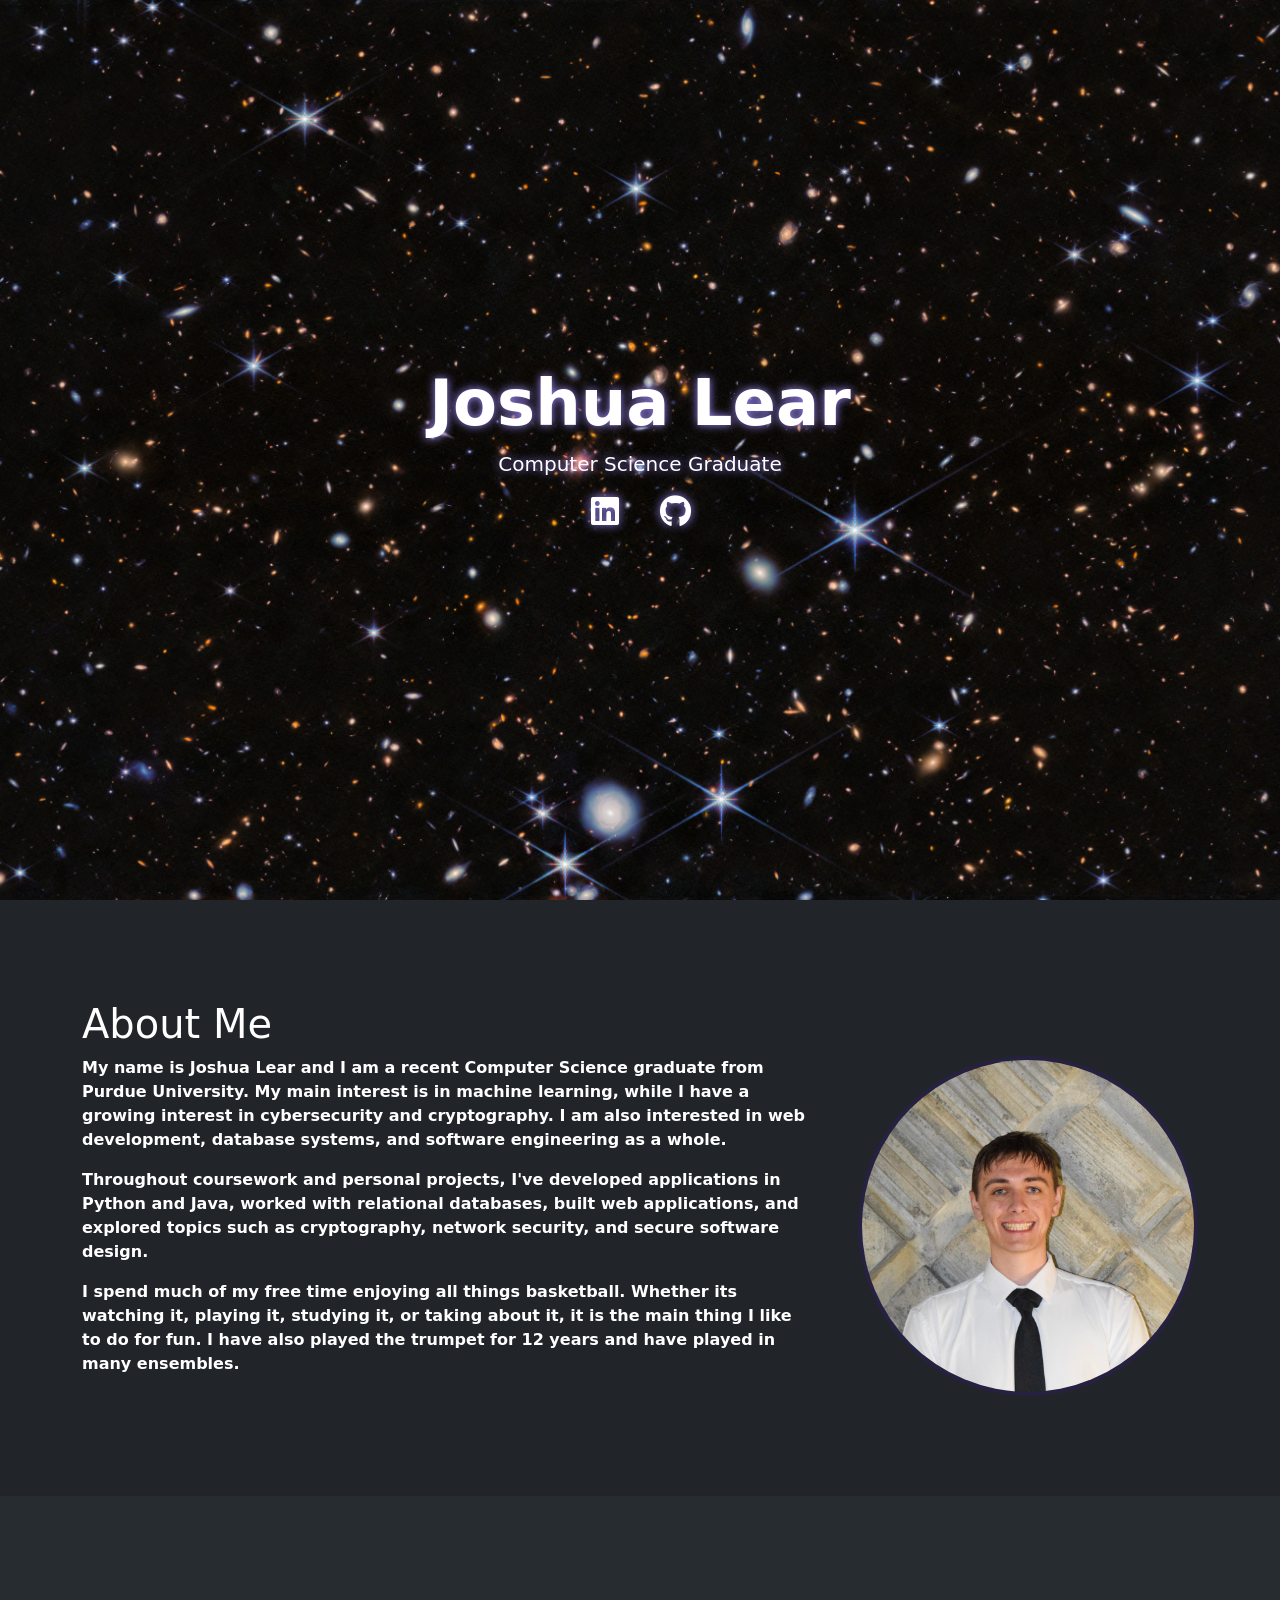
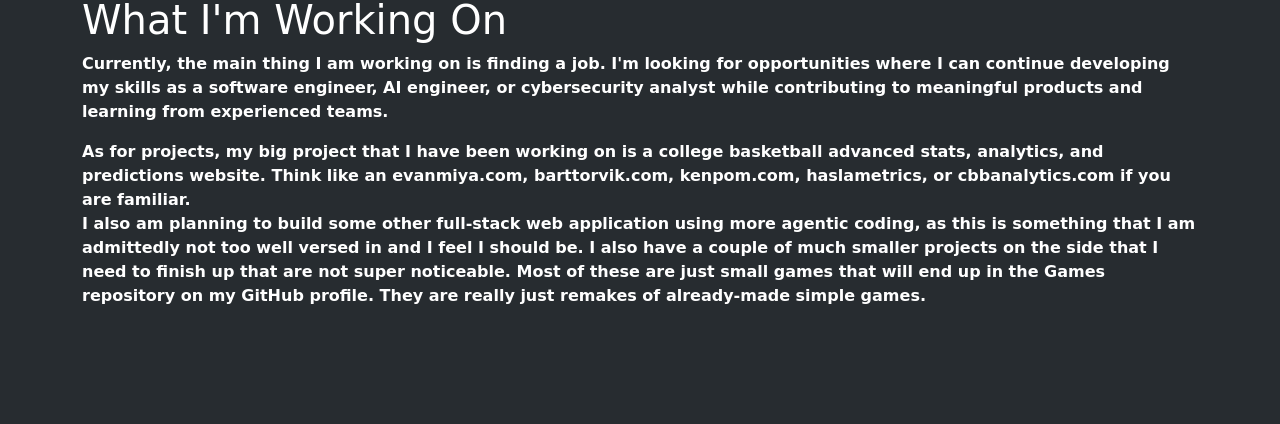
<file: index.html>
<!DOCTYPE html>
<html lang="en">
<head>
    <meta charset="UTF-8">
    <meta name="viewport" content="width=device-width, initial-scale=1.0">
    <title>Joshua Lear</title>

    <!-- Bootstrap CSS -->
    <link href="https://cdn.jsdelivr.net/npm/bootstrap@5.3.3/dist/css/bootstrap.min.css" rel="stylesheet" integrity="sha384-QWTKZyjpPEjISv5WaRU9OFeRpok6YctnYmDr5pNlyT2bRjXh0JMhjY6hW+ALEwIH" crossorigin="anonymous">

    <link href="https://cdnjs.cloudflare.com/ajax/libs/font-awesome/6.0.0-beta3/css/all.min.css" rel="stylesheet">

    
    <link href="style.css" rel="stylesheet">
    <link rel="preload" href="spacepic-old.jpg" as="background">
    <link rel="preload" as="image" href="spacepic-old.jpg" fetchpriority="high">
</head>
<body class="bg-dark">

  
    <!--nav bar-->
    <nav id="mainNav" class="navbar navbar-expand-lg navbar-dark bg-custom fixed-top border-bottom border-3">
        <div class="container">
            <a class="navbar-brand" href="index.html">Joshua Lear</a>
            <button class="navbar-toggler" type="button" data-bs-toggle="collapse" data-bs-target="#navbarSupportedContent" aria-controls="navbarSupportedContent" aria-expanded="false" aria-label="Toggle navigation">
            <span class="navbar-toggler-icon"></span>
            </button>

            <div class="collapse navbar-collapse" id="navbarSupportedContent">
                <ul class="navbar-nav ms-auto mb-2 mb-lg-0">
                    
                    <li class="nav-item">
                            <a class="nav-link" href="education.html">Education</a>
                    </li>
                    <li class="nav-item">
                            <a class="nav-link" href="projects.html">Projects</a>
                    </li>
                    <li class="nav-item">
                            <a class="nav-link" href="skills.html">Skills</a>
                    </li>
                    <li class="nav-item">
                            <a class="nav-link" href="experience.html">Experience</a>
                    </li>
                    <li class="nav-item dropdown">
                        <a class="nav-link dropdown-toggle" href="#" role="button" data-bs-toggle="dropdown" aria-expanded="false">
                            Extra Links
                        </a>
                        <ul class="dropdown-menu bg-custom">
                            <li><a class="dropdown-item text-white" href="Joshua Lear Resume.pdf">Resume</a></li>
                            <li><a class="dropdown-item text-white" href="https://www.linkedin.com/in/joshua-lear-238611248/">LinkedIn</a></li>
                            <li><a class="dropdown-item text-white" href="https://github.com/learjosh72">GitHub</a></li>
                        </ul>
                    </li>
                </ul>
            </div>
        </div>
    </nav>

    <!-- Hero Section -->
    <section class="hero">

        <div>
            <h1 class="display-1">Joshua Lear</h1>
            <p class="lead">Computer Science Graduate</p>
            <div class="row gx-1 justify-content-center">
                <div class="col-4"></div>
                <div class="col">
                    <a href="https://www.linkedin.com/in/joshua-lear-238611248/" target="_blank"><i class="h2 fab fa-linkedin text-white"></i></a>
                </div>
                <div class="col">
                    <a href="https://github.com/learjosh72" target="_blank"><i class="h2 fab fa-github text-white"></i></a>
                </div>
                <div class="col-4"></div>
                
            </div>
        </div>
    </section>

    <!-- Page Content -->
    <section class="content-section bg-dark text-white">
        <div class="container">
            <h1>About Me</h1>
            <div class="row gx-5">
                <div class="col-sm-8" style="font-weight: bold">
                    <p>
                        My name is Joshua Lear and I am a recent Computer Science graduate from Purdue University. My main interest is in machine learning, while I have a growing interest in cybersecurity and cryptography. I am also interested in web development, database systems, and software engineering as a whole.
                    </p>

                    <p>
                        Throughout coursework and personal projects, I've developed applications in Python and Java, worked with relational databases, built web applications, and explored topics such as cryptography, network security, and secure software design.
                    </p>

                    <p>
                        I spend much of my free time enjoying all things basketball. Whether its watching it, playing it, studying it, or taking about it, it is the main thing I like to do for fun. I have also played the trumpet for 12 years and have played in many ensembles.
                    </p>

                    <p>

                    </p>
                </div>
                <div class="col-sm-4">
                    
                    <img src="me.jpg" class="rounded-circle img-fluid object-fit-cover h-100 w-100 pic-bord">
                </div>
            </div>

            
        </div>
    </section>

    <section class="content-section bg-darker text-white">
        <div class="container">
            <h1>What I'm Working On</h1>

            <p style="font-weight: bold">
                Currently, the main thing I am working on is finding a job. I'm looking for opportunities where I can continue developing my skills as a software engineer, AI engineer, or cybersecurity analyst while contributing to meaningful products and learning from experienced teams.
            </p>

            <p style="font-weight: bold">
                As for projects, my big project that I have been working on is a college basketball advanced stats, analytics, and predictions website. Think like an evanmiya.com, barttorvik.com, kenpom.com, haslametrics, or cbbanalytics.com if you are familiar.<br>
                I also am planning to build some other full-stack web application using more agentic coding, as this is something that I am admittedly not too well versed in and I feel I should be. I also have a couple of much smaller projects on the side that I need to finish up that are not super noticeable. Most of these are just small games that will end up in the Games repository on my GitHub profile. They are really just remakes of already-made simple games.
            </p>
        </div>
    </section>

    

    <!-- Bootstrap JS -->
    <script src="https://cdn.jsdelivr.net/npm/bootstrap@5.3.3/dist/js/bootstrap.bundle.min.js" integrity="sha384-YvpcrYf0tY3lHB60NNkmXc5s9fDVZLESaAA55NDzOxhy9GkcIdslK1eN7N6jIeHz" crossorigin="anonymous"></script>

    <script>
        const navbar = document.getElementById("mainNav");
        const hero = document.querySelector(".hero");

        window.addEventListener("scroll", () => {

            const triggerPoint = hero.offsetHeight * 0.7;

            if (window.scrollY > triggerPoint) {
                navbar.classList.add("show-nav");
            } else {
                navbar.classList.remove("show-nav");
            }

        });
    </script>

</body>
</html>
</file>
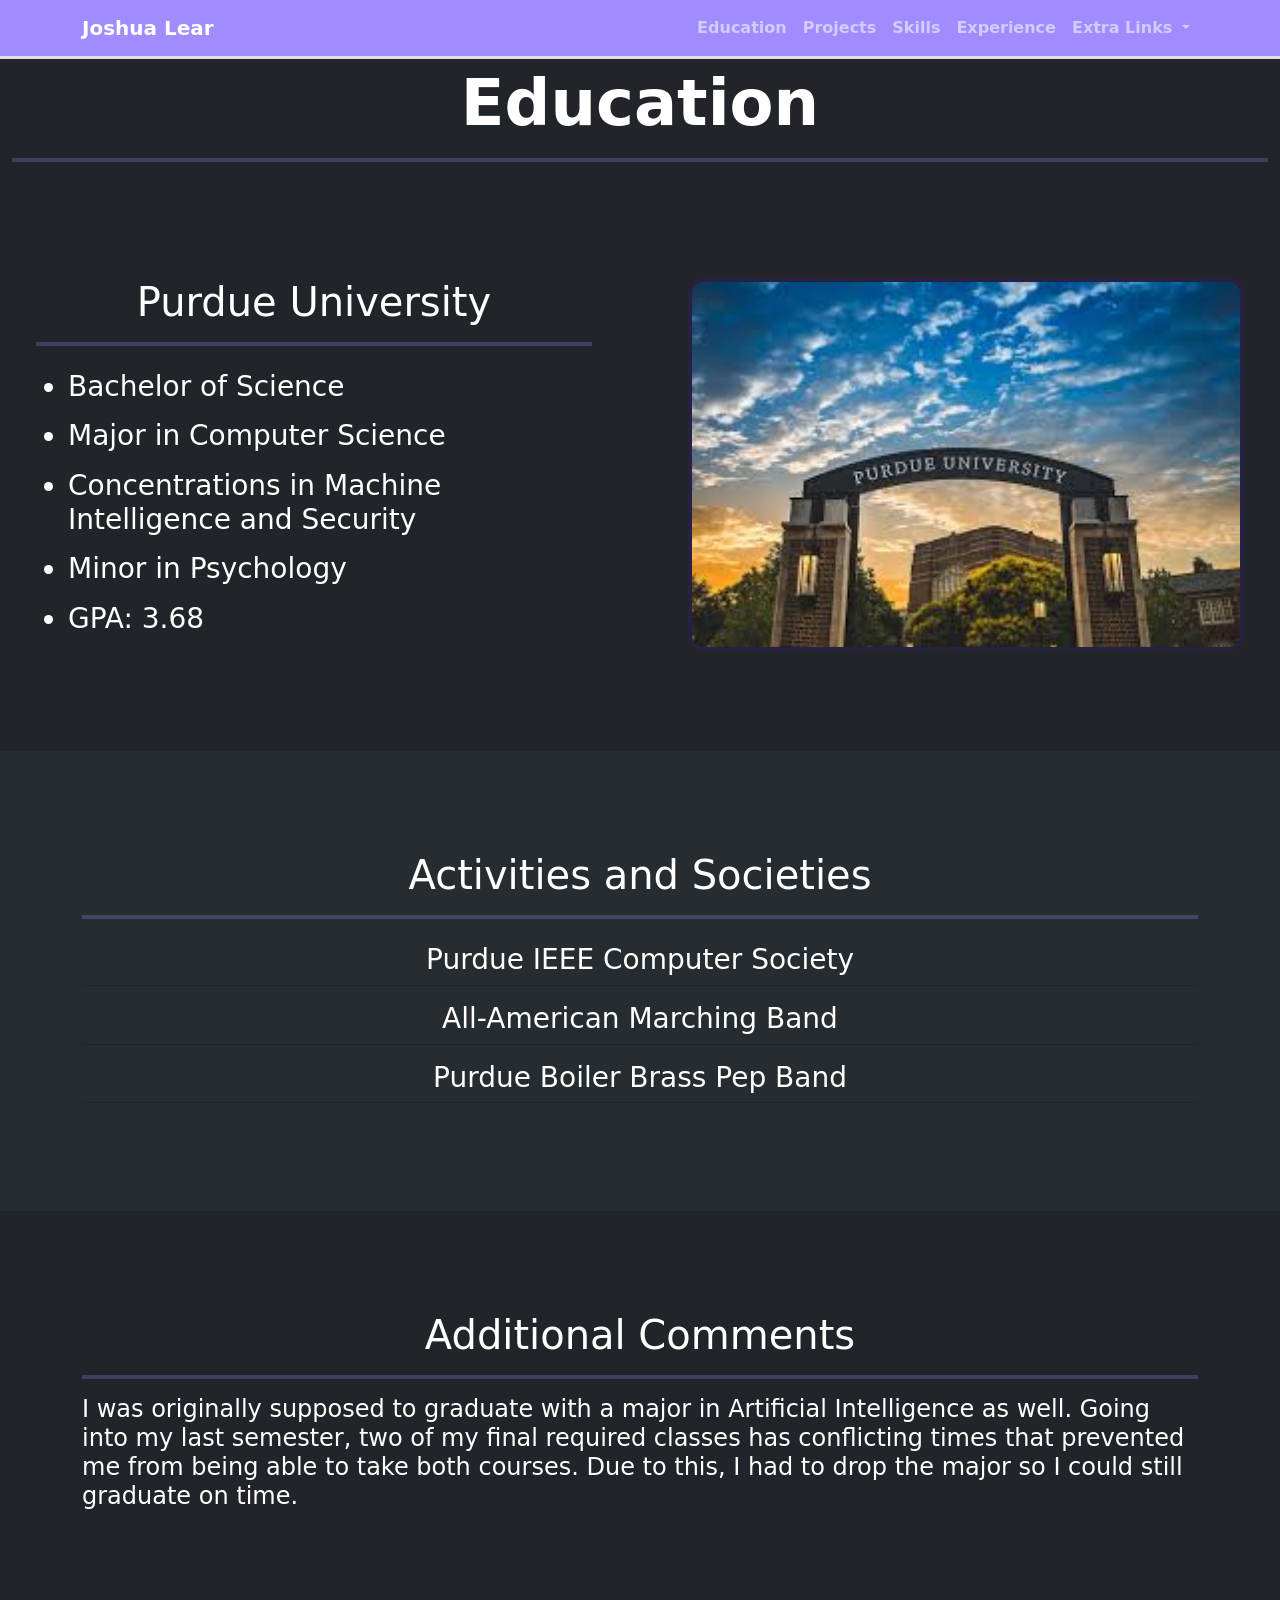
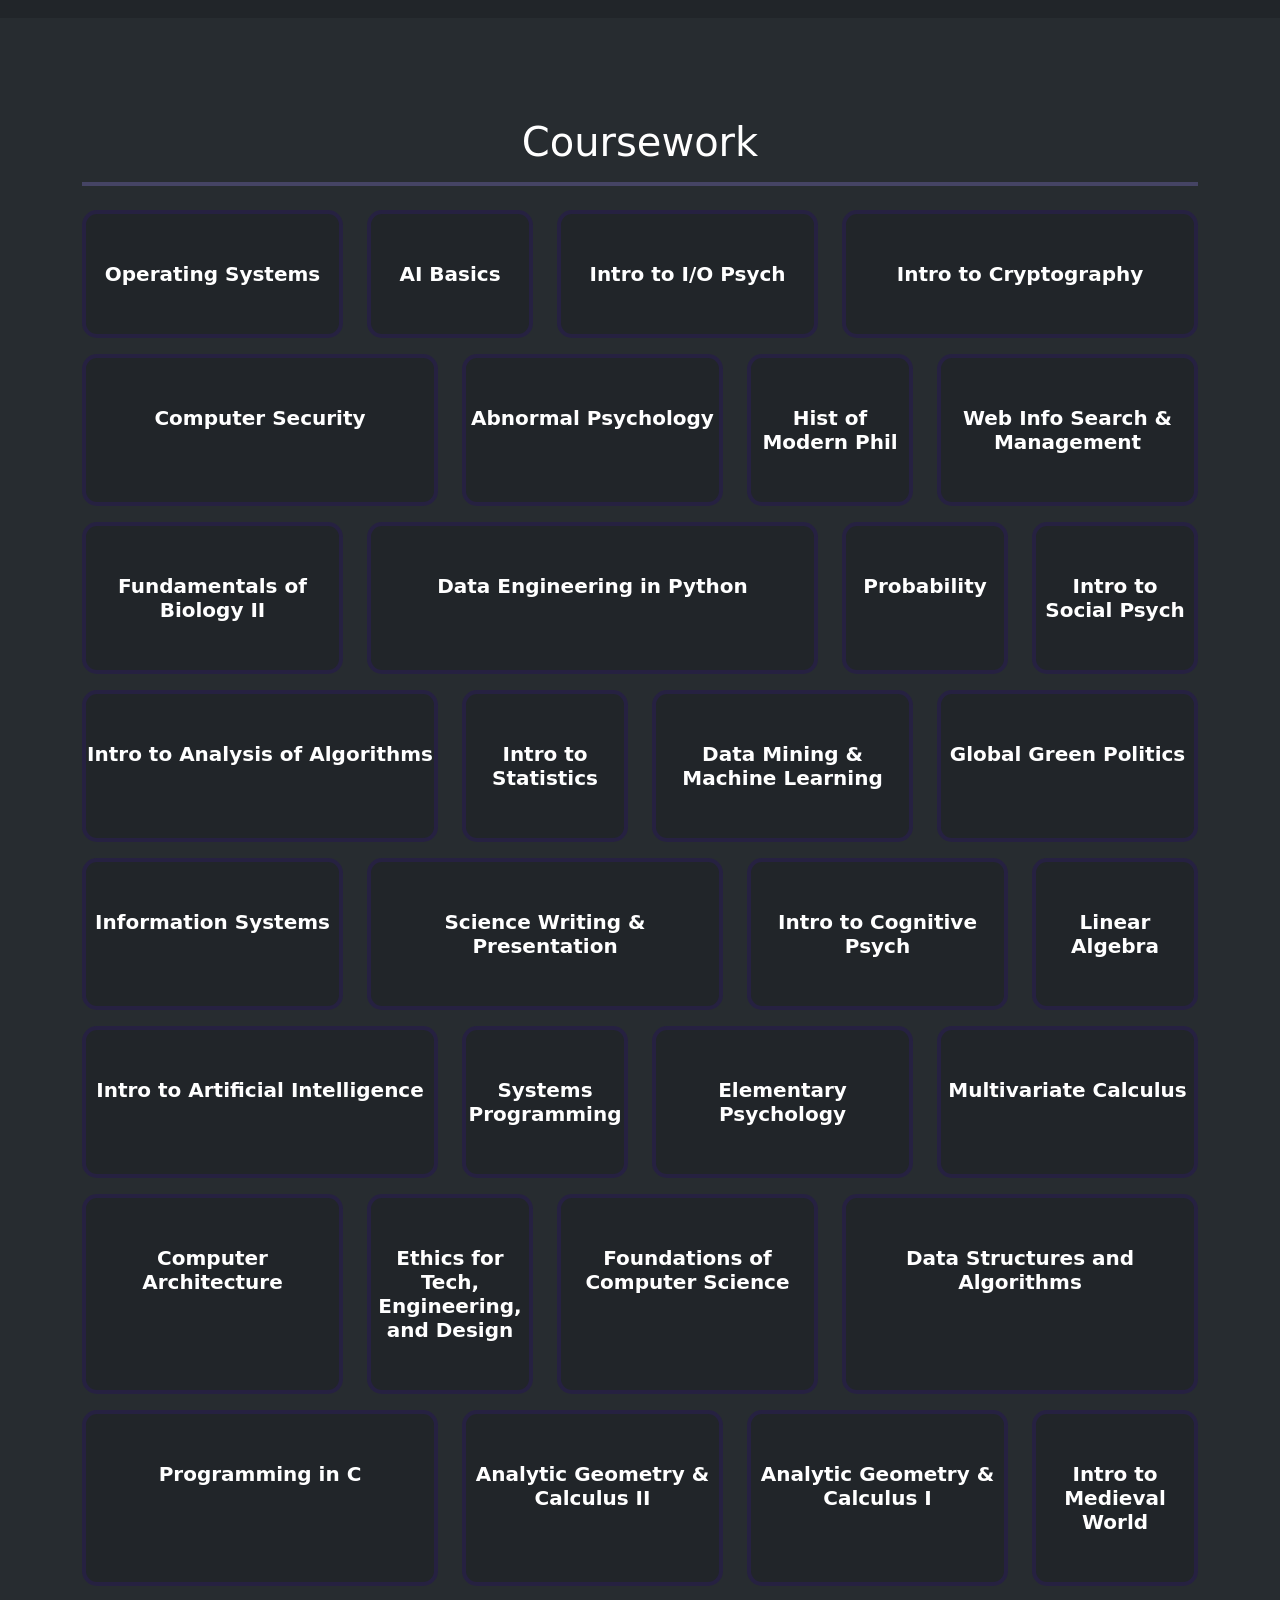
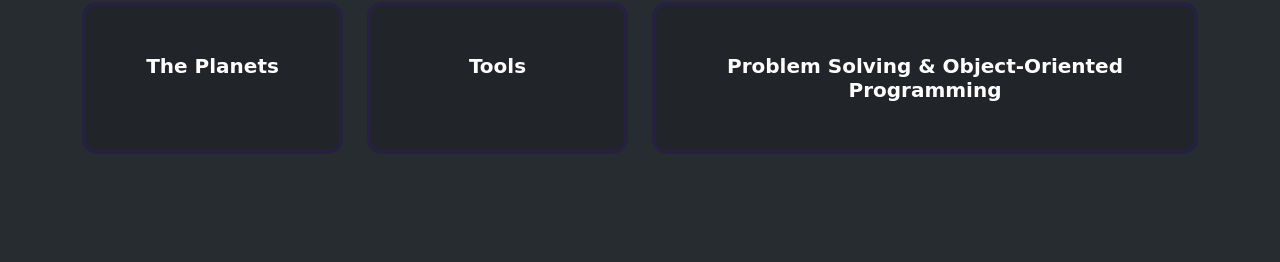
<file: education.html>
<!DOCTYPE html>
<html lang="en">
<head>
    <meta charset="UTF-8">
    <meta name="viewport" content="width=device-width, initial-scale=1.0">
    <title>Joshua Lear</title>
    <link href="https://cdn.jsdelivr.net/npm/bootstrap@5.3.3/dist/css/bootstrap.min.css" rel="stylesheet" integrity="sha384-QWTKZyjpPEjISv5WaRU9OFeRpok6YctnYmDr5pNlyT2bRjXh0JMhjY6hW+ALEwIH" crossorigin="anonymous">
    <link href="style.css" rel="stylesheet">    
</head>
<body class="bg-dark">    
    <!--nav bar-->
    <nav class="navbar navbar-expand-lg navbar-dark bg-custom fixed-top border-bottom border-3">
        <div class="container">
            <a class="navbar-brand" href="index.html">Joshua Lear</a>
            <button class="navbar-toggler" type="button" data-bs-toggle="collapse" data-bs-target="#navbarSupportedContent" aria-controls="navbarSupportedContent" aria-expanded="false" aria-label="Toggle navigation">
            <span class="navbar-toggler-icon"></span>
            </button>

            <div class="collapse navbar-collapse" id="navbarSupportedContent">
                <ul class="navbar-nav ms-auto mb-2 mb-lg-0">
                    
                    <li class="nav-item">
                            <a class="nav-link" href="education.html">Education</a>
                    </li>
                    <li class="nav-item">
                            <a class="nav-link" href="projects.html">Projects</a>
                    </li>
                    <li class="nav-item">
                            <a class="nav-link" href="skills.html">Skills</a>
                    </li>
                    <li class="nav-item">
                            <a class="nav-link" href="experience.html">Experience</a>
                    </li>
                    <li class="nav-item dropdown">
                        <a class="nav-link dropdown-toggle" href="#" role="button" data-bs-toggle="dropdown" aria-expanded="false">
                            Extra Links
                        </a>
                        <ul class="dropdown-menu bg-custom">
                            <li><a class="dropdown-item text-white" href="Joshua Lear Resume.pdf">Resume</a></li>
                            <li><a class="dropdown-item text-white" href="https://www.linkedin.com/in/joshua-lear-238611248/">LinkedIn</a></li>
                            <li><a class="dropdown-item text-white" href="https://github.com/learjosh72">GitHub</a></li>
                        </ul>
                    </li>
                </ul>
            </div>
        </div>
    </nav>

    <section class="container-fluid justify-content-center text-center align-items-center bg-dark">
        <div class="w-100 mx-auto">
        <div class="row d-flex bg-dark text-white pt-custom" id="projects">
            <div class="col justify-content-center text-center">
                <div class="display-3 bold">
                    Education
                </div>
                <hr class="hr1"/>
            </div>
        </div>

   
    </section>

    <!-- Page Content -->
    <section class="content-section bg-dark">
        
        <div class="row">
            <div class="col-xs-12 col-md-6 container text-white px-5">
                <div class="h1 text-center w-100">Purdue University</div>
                <hr class="hr1">

                <ul class="h3">
                    <li class="py-2">Bachelor of Science</li>
                    <li class="py-2">Major in Computer Science</li>
                    <li class="py-2">Concentrations in Machine Intelligence and Security</li>
                    <li class="py-2">Minor in Psychology</li>
                    <li class="py-2">GPA: 3.68</li>
                </ul>

                
            </div>
            <div class="col-md-6 d-none d-md-block px-5">
                <img src="purdue_bg.jpg" class="mx-auto d-block w-100 h-100 pic-bord">
            </div>
        </div>
    </section>

    <section class="content-section bg-darker">
        <div class="container text-white">
            <div class="h1 text-center">Activities and Societies</div>
            <hr class="hr1">

            <ul class="list-group list-group-flush">
                <!-- List Item 2 -->
                <li class="meattag bot-wall h3 text-white bg-darker text-center list-group-item list-group-item-action" type="button" data-bs-toggle="collapse" data-bs-target="#collapseThree" aria-expanded="false" aria-controls="collapseThree">
                    Purdue IEEE Computer Society
                </li>
                <div class="drop-cov collapse" id="collapseThree">
                    <div class="list-group-item drop-cov h4">
                    Member from 2022 to 2023<br>
                    I had joined this <a href="https://www.purdueieee.org/csociety" class="text-custom">organization</a> my freshman year to develop my knowledge and skills of programming as it was all still new to me at the time.
                    There weren't really any major projects done during my time there, but I did get a little bit more experience with a few different things.
                    I had left as things got busy with classes and not much seemed to be going on with the group.
                    </div>
                </div>
                <!-- List Item 1 -->
                <li class="meattag bot-wall h3 text-white bg-darker text-center list-group-item list-group-item-action" type="button" data-bs-toggle="collapse" data-bs-target="#collapseOne" aria-expanded="false" aria-controls="collapseOne">
                    All-American Marching Band
                </li>
                <div class="drop-cov collapse" id="collapseOne">
                    <div class="list-group-item drop-cov h4">
                    Member from 2023 to 2026<br>
                    This is Purdue's iconic <a href="https://www.purdue.edu/bands/ensembles/aamb/" class="text-custom">marching band</a> established in 1886.
                    I had joined my sophomore year as part of the trumpet section playing 2nd part, transitioning to 1st part for my senior season.
                    This marching band is the official band of the indy 500 and I am lucky enough to have participated in the event for all 3 years.
                    </div>
                </div>

                <!-- List Item 2 -->
                <li class="meattag bot-wall h3 text-white bg-darker text-center list-group-item list-group-item-action" type="button" data-bs-toggle="collapse" data-bs-target="#collapseTwo" aria-expanded="false" aria-controls="collapseTwo">
                    Purdue Boiler Brass Pep Band
                </li>
                <div class="drop-cov collapse" id="collapseTwo">
                    <div class="list-group-item drop-cov h4">
                    Member from 2022 to 2026<br>
                    This is the official <a href="https://www.purdue.edu/bands/ensembles/pep-bands/" class="text-custom">pep band</a> of Purdue men's basketball.
                    I had joined my freshman year as part of the trumpet section consistently playing 2nd part through all four years.
                    Through this group, I had the opportunity in traveling with the basketball team during all tournament travel.
                    It has essentially been the source of all my spring breaks and has taken me to some cool places.
                    For the 2023-24 season I had given the highest scoring audition of the ensemble.
                    </div>
                </div>
            </ul>
        </div>
    </section>

    <section class="content-section bg-dark">
        <div class="container text-white">
            <div class="h1 text-center">Additional Comments</div>
            <hr class="hr1">


            <p class="h4">
                I was originally supposed to graduate with a major in Artificial Intelligence as well. Going into my last semester, two of my final required classes has conflicting times that prevented me from being able to take both courses. Due to this, I had to drop the major so I could still graduate on time.
            </p>
        </div>
    </section>

    <section class="content-section d-none d-md-block bg-darker">
        <div class="container text-white">
            <div class="h1 text-center">Coursework</div>
            <hr class="hr1">
            <div class="g-2">
            <div class="row text-center py-2">
                <div class="col-3">
                    <a href="https://www.cs.purdue.edu/academic-programs/courses/canonical/cs354.html" class="text-decoration-none flex-fill"><div class="h5 card bricks h-100 position-relative">Operating Systems</div></a>
                </div>
                <div class="col-2">
                    <a href="https://catalog.purdue.edu/preview_course_nopop.php?catoid=18&coid=215686" class="text-decoration-none flex-fill"><div class="h5 card bricks h-100">AI Basics</div></a>
                </div>
                <div class="col-3">
                    <a href="https://www.purdue.edu/registrar/legacy/Home/Course/19R0HD2CWSULJ1JHGI9M" class="text-decoration-none flex-fill"><div class="h5 card bricks h-100">Intro to I/O Psych</div></a>
                </div>
                <div class="col-4">
                    <a href="https://www.cs.purdue.edu/academic-programs/courses/canonical/cs355.html" class="text-decoration-none flex-fill"><div class="h5 card bricks h-100">Intro to Cryptography</div></a>
                </div>     
            </div>
            <div class="row text-center py-2">
                
                <div class="col-4">
                    <a href="https://www.cs.purdue.edu/academic-programs/courses/canonical/cs426.html" class="text-decoration-none flex-fill"><div class="h5 card bricks h-100">Computer Security</div></a>
                </div>
                <div class="col-3">
                    <a href="https://catalog.purdue.edu/preview_course_nopop.php?catoid=7&coid=51578" class="text-decoration-none flex-fill"><div class="h5 card bricks h-100">Abnormal Psychology</div></a>
                </div>
                <div class="col-2">
                    <a href="https://catalog.purdue.edu/preview_course_nopop.php?catoid=7&coid=52905" class="text-decoration-none flex-fill"><div class="h5 card bricks h-100">Hist of Modern Phil</div></a>
                </div>
                <div class="col-3">
                    <a href="https://catalog.purdue.edu/preview_course_nopop.php?catoid=10&coid=103152" class="text-decoration-none flex-fill"><div class="h5 card bricks h-100">Web Info Search & Management</div></a>
                </div>  
            
            </div>
            <div class="row text-center py-2">
                
                <div class="col-3">
                    <a href="https://www.purdue.edu/registrar/legacy/Home/Course/19RK601BZ6VVF1GXBTHO" class="text-decoration-none flex-fill"><div class="h5 card bricks h-100">Fundamentals of Biology II</div></a>
                </div>
                <div class="col-5">
                    <a href="https://catalog.purdue.edu/preview_course_nopop.php?catoid=16&coid=171940" class="text-decoration-none flex-fill"><div class="h5 card bricks h-100">Data Engineering in Python</div></a>
                </div>
                <div class="col-2">
                    <a href="https://www.math.purdue.edu/academic/courses/coursepage?subject=MA&course=41600" class="text-decoration-none flex-fill"><div class="h5 card bricks h-100">Probability</div></a>
                </div>
                <div class="col-2">
                    <a href="https://www.purdue.edu/registrar/legacy/Home/Course/19R0M72CZ5O0D1JTLB2Y" class="text-decoration-none flex-fill"><div class="h5 card bricks h-100">Intro to Social Psych</div></a>
                </div>  
            
            </div>
            <div class="row text-center py-2">
                
                <div class="col-4">
                    <a href="https://www.cs.purdue.edu/academic-programs/courses/canonical/cs381.html" class="text-decoration-none flex-fill"><div class="h5 card bricks h-100">Intro to Analysis of Algorithms</div></a>
                </div>
                <div class="col-2">
                    <a href="https://catalog.purdue.edu/preview_course_nopop.php?catoid=7&coid=54357" class="text-decoration-none flex-fill"><div class="h5 card bricks h-100">Intro to Statistics</div></a>
                </div>
                <div class="col-3">
                    <a href="https://catalog.purdue.edu/preview_course_nopop.php?catoid=9&coid=99182" class="text-decoration-none flex-fill"><div class="h5 card bricks h-100">Data Mining & Machine Learning</div></a>
                </div>
                <div class="col-3">
                    <a href="https://catalog.purdue.edu/preview_course_nopop.php?catoid=7&coid=52940" class="text-decoration-none flex-fill"><div class="h5 card bricks h-100">Global Green Politics</div></a>
                </div>  
            
            </div>
            <div class="row text-center py-2">
                
                <div class="col-3">
                    <a href="https://www.cs.purdue.edu/academic-programs/courses/canonical/cs348.html" class="text-decoration-none flex-fill"><div class="h5 card bricks h-100">Information Systems</div></a>
                </div>
                <div class="col-4">
                    <a href="https://catalog.purdue.edu/preview_course_nopop.php?catoid=7&coid=51997" class="text-decoration-none flex-fill"><div class="h5 card bricks h-100">Science Writing & Presentation</div></a>
                </div>
                <div class="col-3">
                    <a href="https://www.purdue.edu/registrar/legacy/Home/Course/19R1DQ1BZAH5F1GYLSZA" class="text-decoration-none flex-fill"><div class="h5 card bricks h-100">Intro to Cognitive Psych</div></a>
                </div>
                <div class="col-2">
                    <a href="https://www.math.purdue.edu/academic/courses/semester/202620/ma26500/" class="text-decoration-none flex-fill"><div class="h5 card bricks h-100">Linear Algebra</div></a>
                </div>  
            
            </div>
            <div class="row text-center py-2">
                
                <div class="col-4">
                    <a href="https://www.cs.purdue.edu/academic-programs/courses/canonical/cs471.html" class="text-decoration-none flex-fill"><div class="h5 card bricks h-100">Intro to Artificial Intelligence</div></a>
                </div>
                <div class="col-2">
                    <a href="https://www.cs.purdue.edu/academic-programs/courses/canonical/cs252.html" class="text-decoration-none flex-fill"><div class="h5 card bricks h-100">Systems Programming</div></a>
                </div>
                <div class="col-3">
                    <a href="https://www.purdue.edu/registrar/legacy/Home/Course/19R0JB2CXGPUF1J3EQ16" class="text-decoration-none flex-fill"><div class="h5 card bricks h-100">Elementary Psychology</div></a>
                </div>
                <div class="col-3">
                    <a href="https://selfservice.mypurdue.purdue.edu/prod/bwckctlg.p_disp_course_detail?cat_term_in=202620&subj_code_in=MA&crse_numb_in=26100" class="text-decoration-none flex-fill"><div class="h5 card bricks h-100">Multivariate Calculus</div></a>
                </div>  
            
            </div>
            <div class="row text-center py-2">
                
                <div class="col-3">
                    <a href="https://www.cs.purdue.edu/academic-programs/courses/canonical/cs250.html" class="text-decoration-none flex-fill"><div class="h5 card bricks h-100">Computer Architecture</div></a>
                </div>
                <div class="col-2">
                    <a href="https://catalog.purdue.edu/preview_course_nopop.php?catoid=8&coid=82337" class="text-decoration-none flex-fill"><div class="h5 card bricks h-100">Ethics for Tech, Engineering, and Design</div></a>
                </div>
                <div class="col-3">
                    <a href="https://www.cs.purdue.edu/academic-programs/courses/canonical/cs182.html" class="text-decoration-none flex-fill"><div class="h5 card bricks h-100">Foundations of Computer Science</div></a>
                </div>
                <div class="col-4">
                    <a href="https://www.cs.purdue.edu/academic-programs/courses/canonical/cs251.html" class="text-decoration-none flex-fill"><div class="h5 card bricks h-100">Data Structures and Algorithms</div></a>
                </div>  
            
            </div>
            <div class="row text-center py-2">
                
                <div class="col-4">
                    <a href="https://www.cs.purdue.edu/academic-programs/courses/canonical/cs240.html" class="text-decoration-none flex-fill"><div class="h5 card bricks h-100">Programming in C</div></a>
                </div>
                <div class="col-3">
                    <a href="https://catalog.purdue.edu/preview_course_nopop.php?catoid=7&coid=54148" class="text-decoration-none flex-fill"><div class="h5 card bricks h-100">Analytic Geometry & Calculus II</div></a>
                </div>
                <div class="col-3">
                    <a href="https://catalog.purdue.edu/preview_course_nopop.php?catoid=8&coid=78066" class="text-decoration-none flex-fill"><div class="h5 card bricks h-100">Analytic Geometry & Calculus I</div></a>
                </div>
                <div class="col-2">
                    <a href="https://catalog.purdue.edu/preview_course_nopop.php?catoid=9&coid=84585" class="text-decoration-none flex-fill"><div class="h5 card bricks h-100">Intro to Medieval World</div></a>
                </div>  
            
            </div>
            <div class="row text-center py-2">
                
                <div class="col-3">
                    <a href="https://catalog.purdue.edu/preview_course_nopop.php?catoid=7&coid=53893" class="text-decoration-none flex-fill"><div class="h5 card bricks h-100">The Planets</div></a>
                </div>
                <div class="col-3">
                    <a href="https://catalog.purdue.edu/preview_course_nopop.php?catoid=9&coid=99180" class="text-decoration-none flex-fill"><div class="h5 card bricks h-100">Tools</div></a>
                </div>
                <div class="col-6">
                    <a href="https://www.cs.purdue.edu/academic-programs/courses/canonical/cs180.html" class="text-decoration-none flex-fill"><div class="h5 card bricks h-100">Problem Solving & Object-Oriented Programming</div></a>
                </div>
                
            
            </div>

            </div>

    </section>

    

        


        <script src="https://cdn.jsdelivr.net/npm/bootstrap@5.3.3/dist/js/bootstrap.bundle.min.js" integrity="sha384-YvpcrYf0tY3lHB60NNkmXc5s9fDVZLESaAA55NDzOxhy9GkcIdslK1eN7N6jIeHz" crossorigin="anonymous"></script>
</body>
</html>
</file>
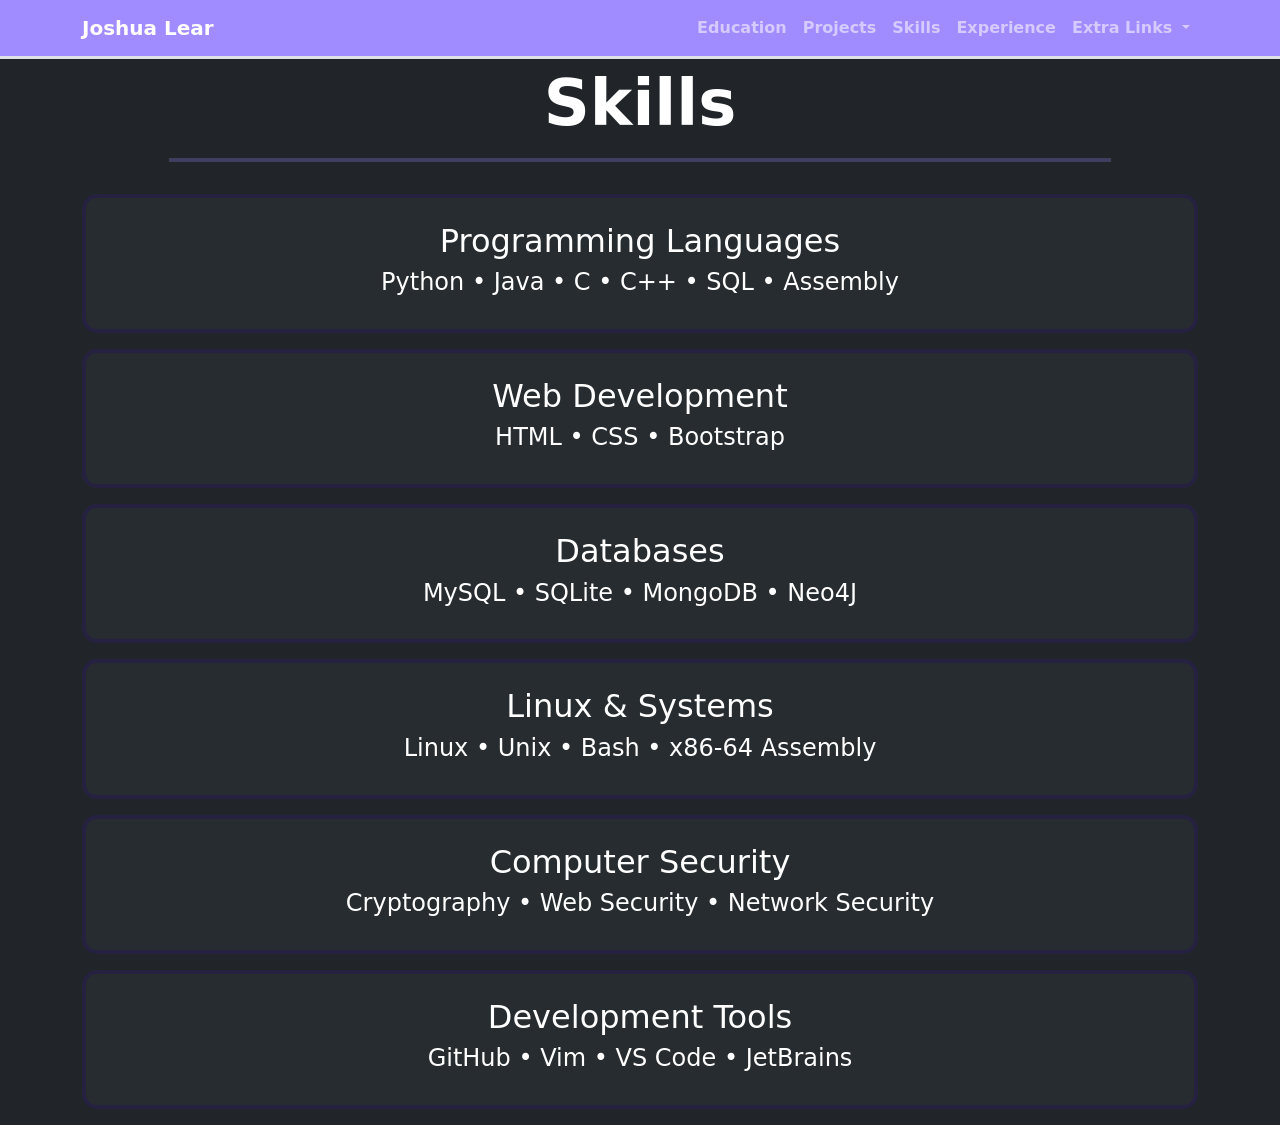
<file: skills.html>
<!DOCTYPE html>
<html lang="en">
<head>
    <meta charset="UTF-8">
    <meta name="viewport" content="width=device-width, initial-scale=1.0">
    <title>Joshua Lear</title>
    <link href="https://cdn.jsdelivr.net/npm/bootstrap@5.3.3/dist/css/bootstrap.min.css" rel="stylesheet" integrity="sha384-QWTKZyjpPEjISv5WaRU9OFeRpok6YctnYmDr5pNlyT2bRjXh0JMhjY6hW+ALEwIH" crossorigin="anonymous">
    <link href="style.css" rel="stylesheet">
</head>
<body class="bg-dark">    
    
    <!--nav bar-->
    <nav class="navbar navbar-expand-lg navbar-dark bg-custom fixed-top border-bottom border-3">
        <div class="container">
            <a class="navbar-brand" href="index.html">Joshua Lear</a>
            <button class="navbar-toggler" type="button" data-bs-toggle="collapse" data-bs-target="#navbarSupportedContent" aria-controls="navbarSupportedContent" aria-expanded="false" aria-label="Toggle navigation">
            <span class="navbar-toggler-icon"></span>
            </button>

            <div class="collapse navbar-collapse" id="navbarSupportedContent">
                <ul class="navbar-nav ms-auto mb-2 mb-lg-0">
                    
                    <li class="nav-item">
                            <a class="nav-link" href="education.html">Education</a>
                    </li>
                    <li class="nav-item">
                            <a class="nav-link" href="projects.html">Projects</a>
                    </li>
                    <li class="nav-item">
                            <a class="nav-link" href="skills.html">Skills</a>
                    </li>
                    <li class="nav-item">
                            <a class="nav-link" href="experience.html">Experience</a>
                    </li>
                    <li class="nav-item dropdown">
                        <a class="nav-link dropdown-toggle" href="#" role="button" data-bs-toggle="dropdown" aria-expanded="false">
                            Extra Links
                        </a>
                        <ul class="dropdown-menu bg-custom">
                            <li><a class="dropdown-item text-white" href="Joshua Lear Resume.pdf">Resume</a></li>
                            <li><a class="dropdown-item text-white" href="https://www.linkedin.com/in/joshua-lear-238611248/">LinkedIn</a></li>
                            <li><a class="dropdown-item text-white" href="https://github.com/learjosh72">GitHub</a></li>
                        </ul>
                    </li>
                </ul>
            </div>
        </div>
    </nav>


    <section class="container-fluid justify-content-center text-center align-items-center bg-dark">
        <div class="w-75 mx-auto">
        <div class="row d-flex bg-dark text-white pt-custom" id="projects">
            <div class="col justify-content-center text-center">
                <div class="display-3 bold">
                    Skills
                </div>
                <hr class="hr1"/>
            </div>
        </div>
    </section>
    <section class="container justify-content-center align-items-center bg-dark">


       

            
        <div class="skill-card h-100 text-white my-3">
            <h2 class="text-center">Programming Languages</h2>
            <p class="h4 text-center">Python • Java • C • C++ • SQL &bull; Assembly</p>

            <div class="skill-details overflow-y-auto">
                <hr class="hr1">
                <h4><u>Uses</u></h4>
                <p>
                    Used throughout coursework for individual assignments, course projects, and personal projects. Built marketplace applications, web servers, games, machine learning models, and more.
                </p>
                
                
                <h4><u>Concepts</u></h4>
                <ul>
                    <li>Object-Oriented Programming</li>
                    <li>Data Structures</li>
                    <li>Algorithms</li>
                    <li>Concurrency</li>
                    <li>Client-Server Development</li>
                    
                </ul>
            </div>
        </div>
            
            
        <div class="skill-card h-100 text-white my-3">
            <h2 class="text-center">Web Development</h2>
            <p class="h4 text-center">HTML &bull; CSS &bull; Bootstrap</p>


            <div class="skill-details overflow-y-auto">
                <hr class="hr1">
                <h4><u>Uses</u></h4>
                <p>
                    Used in course projects and personal projects. Used for responsive websites, user interface design, mulit-page site navigation.
                </p>
                
                
                <h4><u>Concepts</u></h4>
                <ul>
                    <li>Responsive Design</li>
                    <li>Flexbox & Grid Layouts</li>
                    <li>Component-Based Design</li>
                    <li>Mobile-First Development</li>
                    
                </ul>
            </div>
        </div>
            
            
        <div class="skill-card h-100 text-white my-3">
            <h2 class="text-center">Databases</h2>
            <p class="h4 text-center">MySQL &bull; SQLite &bull; MongoDB &bull; Neo4J</p>

            <div class="skill-details overflow-y-auto">
                <hr class="hr1">
                <h4><u>Uses</u></h4>
                <p>
                    Used throughout coursework for individual assignments, course projects, and personal projects. Used in storing application data, designing database schemas, writing SQL queries, managing persistent data, and more.
                </p>
                
                
                <h4><u>Concepts</u></h4>
                <ul>
                    <li>Relational Database Design</li>
                    <li>SQL Joins & Queries</li>
                    <li>CRUD operations</li>
                    <li>Data Modeling</li>
                    <li>Normalization</li>
                    
                </ul>
            </div>
        </div>
            
        
        

            
        <div class="skill-card h-100 text-white my-3">
            <h2 class="text-center">Linux & Systems</h2>
            <p class="h4 text-center">Linux &bull; Unix &bull; Bash &bull; x86-64 Assembly</p>

            <div class="skill-details overflow-y-auto">
                <hr class="hr1">
                <h4><u>Uses</u></h4>
                <p>
                    Used throughout coursework for individual assignments and course projects. Used Linux-based environments for software development, command-line workflows, system administration tasks, and shell scripting while gaining experience with low-level computer architecture concepts.
                </p>
                
                
                <h4><u>Concepts</u></h4>
                <ul>
                    <li>Process Management</li>
                    <li>Memory Management</li>
                    <li>Shell Scripting</li>
                    <li>Computer Architecture</li>
                    <li>Low-Level Programming</li>
                    <li>Operating Systems</li>
                    
                </ul>
            </div>
        </div>

        <div class="skill-card h-100 text-white my-3">
            <h2 class="text-center">Computer Security</h2>
            <p class="h4 text-center">Cryptography &bull; Web Security &bull; Network Security</p>

             <div class="skill-details overflow-y-auto">
                <hr class="hr1">
                <h4><u>Uses</u></h4>
                <p>
                    Used throughout coursework for individual assignments and course projects. Used to design and evaluate secure web and networked systems, applying concepts from cryptography, secure communication, and vulnerability analysis to improve software reliability and safety.
                </p>
                
                
                <h4><u>Concepts</u></h4>
                <ul>
                    <li>Web Security (XSS, CSRF, SQL Injection, Input Validation)</li>
                    <li>Network Security (TCP/IP, Ports, Firewalls, HTTPS)</li>
                    <li>Cryptography (Hashing, Symmetric/Asymmetric Encryption)</li>
                    <li>Authentication and access control (Sessions, Tokens, Roles)</li>
                    <li>Secure Data Handling (TLS) and Vulnerability Awareness</li>
                    
                </ul>
            </div>
        </div>
            
            
        <div class="skill-card h-100 text-white my-3">
            <h2 class="text-center">Development Tools</h2>
            <p class="h4 text-center">GitHub &bull; Vim &bull; VS Code &bull; JetBrains</p>

            <div class="skill-details overflow-y-auto">
                <hr class="hr1">
                <h4><u>Uses</u></h4>
                <p>
                    Used throughout coursework for individual assignments, course projects, and personal projects. Used to write, debug, and manage software projects efficiently across different languages and environments, using editors, IDEs, and version control systems to support development in both individual and collaborative settings.
                </p>
                
                
                <h4><u>Concepts</u></h4>
                <ul>
                    <li>Version Control with Git and GitHub</li>
                    <li>IDE-Based Development</li>
                    <li>Lightweight Editing and Terminal-Based Development</li>
                    <li>Project Organization</li>
                    <li>Collaborative Development Using Remote Repositories</li>
                    
                </ul>
            </div>
        </div>
            
                
        
            
        



    </section>



    

        

    <script>
    document.querySelectorAll('.skill-card').forEach(card => {
        card.addEventListener('click', () => {

            if (window.matchMedia("(hover: none)").matches) {

                const wasExpanded = card.classList.contains('expanded');

                document.querySelectorAll('.skill-card').forEach(other => {
                    other.classList.remove('expanded');
                });

                if (!wasExpanded) {
                    card.classList.add('expanded');
                }
            }
        });
    });
    </script>
    <script src="https://cdn.jsdelivr.net/npm/bootstrap@5.3.3/dist/js/bootstrap.bundle.min.js" integrity="sha384-YvpcrYf0tY3lHB60NNkmXc5s9fDVZLESaAA55NDzOxhy9GkcIdslK1eN7N6jIeHz" crossorigin="anonymous"></script>
</body>
</html>
</file>
<file: style.css>
.bg-custom {
    background-color: #a08cff;
}
html {
    scroll-behavior: smooth; /* Enables smooth scrolling */
}
.hero-section {
    flex-direction: column;
    text-align: center;  
    background: url('spacepic-old.jpg') no-repeat center center/cover;
    background-color: black;
    height: 100vh;
    display: flex;
    justify-content: center;
    align-items: center;
    color: white;
    text-shadow: 0 0 10px #a08cff/*rgba(24, 72, 230, 0.7)*/;
}
.scroll-down {
    position: absolute;
    bottom: 20px;
    left: 50%;
    transform: translateX(-50%);
    color: white;
    font-size: 2rem;
}
/* .content-section {
    height: 100vh;
    padding: 50px;
    background-color: #f8f9fa;
} */
.hr1 {
    background-color: #a08cff;
    height: 4px;
    border: none;
}
.hr2 {
    padding-left: 0px;
    padding-right: 0px;
}
.font {
    font-family:'Courier New', Courier, monospace;
    font-weight: 400;
}
.ptp {
    font-size: 30px;
}
.cf {
    font-size: 40px;
    font-weight: 600;
    
}
.cp {
    background: url('purdue_bg.jpg') no-repeat center center/cover;
}

.cb {
    border-radius: 15px;
    border-width: 4px;
    border-color: #262141;
}
.ib {
    border-top-left-radius: 9px;
    border-bottom-left-radius: 9px;
}
.ch {
    background-color: #7563ce;
    border-top-right-radius: 9px;
    border-top-left-radius: 9px;
}
.ch2 {
    background-color: #7563ce;
    border-top-right-radius: 9px;
}
.sk {
    background-color: #7563ce;
    border-top-right-radius: 9px;
    border-top-left-radius: 9px;
    
}
.navbut {
    background-color:#7563ce;
    border-width: 5px;
    border-radius: 9px; 
    margin-bottom: 10px; 
    margin-top: 10px;
}
.nav-item {
    color: white;
    font-weight: bold;
}
.h5 {
    font-weight: bold;
}
.nav-item:hover {
    text-shadow: 0 0 10px white;
}
.nf {
    font-size: 35px;
    font-weight: 600;
    
}
body {
    margin: 0;
    overflow-x: hidden;
}
    /* Hidden navbar */
#mainNav {
    transform: translateY(-100%);
    transition: transform 0.3s ease;
}

/* Visible navbar */
#mainNav.show-nav {
    transform: translateY(0);
}
a {
    font-weight: bold;
    font-size: 1.25rem;
}

/* Hero section */
.hero {
    height: 100vh;

    display: flex;
    flex-direction: column;
    justify-content: center;
    align-items: center;

    text-align: center;

    color: white;


        
    background: url('spacepic-old.jpg') no-repeat center center/cover;
    background-color: black;
    
    text-shadow: 0 0 10px #a08cff/*rgba(24, 72, 230, 0.7)*/;
}

.hero h1 {
    font-size: 4rem;
    font-weight: bold;
}

.hero p {
    font-size: 1.25rem;
}

/* Demo content */
.content-section {
    padding: 100px 0;
}


/* Container sizing and base transition setup */
.flip-card {
  position: relative;
  
  height: 250px;
  cursor: pointer;
  border-radius: 15px; /* Matches Bootstrap's card corner geometry */
  transition: box-shadow 0.25s ease-in-out, border-color 0.25s ease-in-out;
}

/* The Hover Glow Effect */
.flip-card:hover {
  box-shadow: 0 0 30px #a08cff; 
             
}

/* Ensure the absolute inner components do not block the glow footprint */
.flip-card-front, .flip-card-back {
  position: absolute;
  width: 100%;
  height: 100%;
  top: 0;
  left: 0;
  overflow: hidden;
  will-change: z-index;
}

/* Default State Layers */
.flip-card:not(.flipped) .flip-card-front { z-index: 2; }
.flip-card:not(.flipped) .flip-card-back { z-index: 1; }

/* Flipped State Layers */
.flip-card.flipped .flip-card-front { z-index: 1; }
.flip-card.flipped .flip-card-back { z-index: 2; }

/* Image scaling */
.card-overlay-img {
  width: 100%;
  height: 100%;
  object-fit: cover;
}

/* Optional styling: Clean up the default scrollbar aesthetics for dark mode */
.overflow-y-auto::-webkit-scrollbar {
  width: 6px;
}
.overflow-y-auto::-webkit-scrollbar-track {
  background: rgba(255, 255, 255, 0.05);
  border-radius: 4px;
}
.overflow-y-auto::-webkit-scrollbar-thumb {
  background: rgba(255, 255, 255, 0.2);
  border-radius: 4px;
}
.overflow-y-auto::-webkit-scrollbar-thumb:hover {
  background: rgba(255, 255, 255, 0.4);
}

.bold {
    font-weight: bold;
}

.card1 {
    
    background: linear-gradient(rgba(0,0,0,0.95), rgba(0,0,0,0.95)), 
              url('perwebcode.jpg') repeat center / 100% 100%;
}
.card2 {
    
    background: linear-gradient(rgba(0,0,0,0.95), rgba(0,0,0,0.95)), 
              url('taskcode.jpg') repeat center / 100% 100%;
}
.card3 {
    
    background: linear-gradient(rgba(0,0,0,0.95), rgba(0,0,0,0.95)), 
              url('examcode.jpg') repeat center / 100% 100%;
}
.card4 {
    
    background: linear-gradient(rgba(0,0,0,0.95), rgba(0,0,0,0.95)), 
              url('compilercode.jpg') repeat center / 100% 100%;
}
.card5 {
    
    background: linear-gradient(rgba(0,0,0,0.95), rgba(0,0,0,0.95)), 
              url('shellcode.jpg') repeat center / 100% 100%;
}
.card6 {
    
    background: linear-gradient(rgba(0,0,0,0.95), rgba(0,0,0,0.95)), 
              url('sneakercode.jpg') repeat center / 100% 100%;
}
.card7 {
    
    background: linear-gradient(rgba(0,0,0,0.95), rgba(0,0,0,0.95)), 
              url('erdcode.jpg') repeat center / 100% 100%;
}
.card8 {
    
    background: linear-gradient(rgba(0,0,0,0.95), rgba(0,0,0,0.95)), 
              url('sneakercode.jpg') repeat center / 100% 100%;
}
.card9 {
    
    background: linear-gradient(rgba(0,0,0,0.95), rgba(0,0,0,0.95)), 
              url('sneakercode.jpg') repeat center / 100% 100%;
}
.card10 {
    
    background: linear-gradient(rgba(0,0,0,0.95), rgba(0,0,0,0.95)), 
              url('sneakercode.jpg') repeat center / 100% 100%;
}


.card-foot {
    border-top-color: #262141;
    font-weight: bold;
    color: #a08cff;
}


.dropdown-item:hover {
    background-color:#7563ce;
}

.pt-custom {
    padding-top: 65px;
}
.w-65 {
  width: 65% !important;
}
.w-35 {
    width: 35% !important;
}
.bg-darker {
  background-color: #272c30 !important;
}
.pic-bord {
    border: 4px solid #262141;
    border-radius: 15px;
}

.topic-grad {
    background: linear-gradient(#212529, #262141);
    border-top-left-radius: 15px;
    border-top-right-radius: 15px;
}

.bot-wall {
    border-bottom: 5rem solid #212529;
}
.drop-cov {
    border-color: #212529;
    border-radius: 15px;
    background-color: #212529;
    color: white;
}
.meattag:hover {
      text-shadow: 0 0 30px #a08cff;  
}
.text-custom {
    color:#a08cff;
}

.bricks {
    color: white;
    background-color: #212529;
    border-radius: 15px;
    border-width: 4px;
    border-color: #262141;
    margin-top: auto !important;
    margin-bottom: auto !important;
    padding-top: 3rem !important;
    padding-bottom: 3rem !important;
    
}

.bg-grad {
    background: linear-gradient(#212529,#272c30);
}

.bricks:hover {
    box-shadow: 0 0 30px #a08cff;
}


.skill-card {
    background: #272c30;
    border: 4px solid #262141;
    border-radius: 15px;
    padding: 1.5rem;

    transition: all 0.3s ease;

    overflow: hidden;
}

.skill-details {
    max-height: 0;
    opacity: 0;

    transition:
        max-height 0.3s ease,
        opacity 0.3s ease;
}

.skill-card:hover {
    transform: translateY(-8px);
    box-shadow: 0 10px 25px #a08cff;
}


.skill-card.expanded .skill-details {
    max-height: 200px;
    opacity: 1;
}

.skill-card.expanded {
    transform: translateY(-8px);
    box-shadow: 0 10px 25px #a08cff;
}

@media (hover: hover) {
    .skill-card:hover {
        transform: translateY(-8px);
        box-shadow: 0 10px 25px #a08cff;
    }

    .skill-card:hover .skill-details {
        max-height: 200px;
        opacity: 1;
    }
}
</file>
